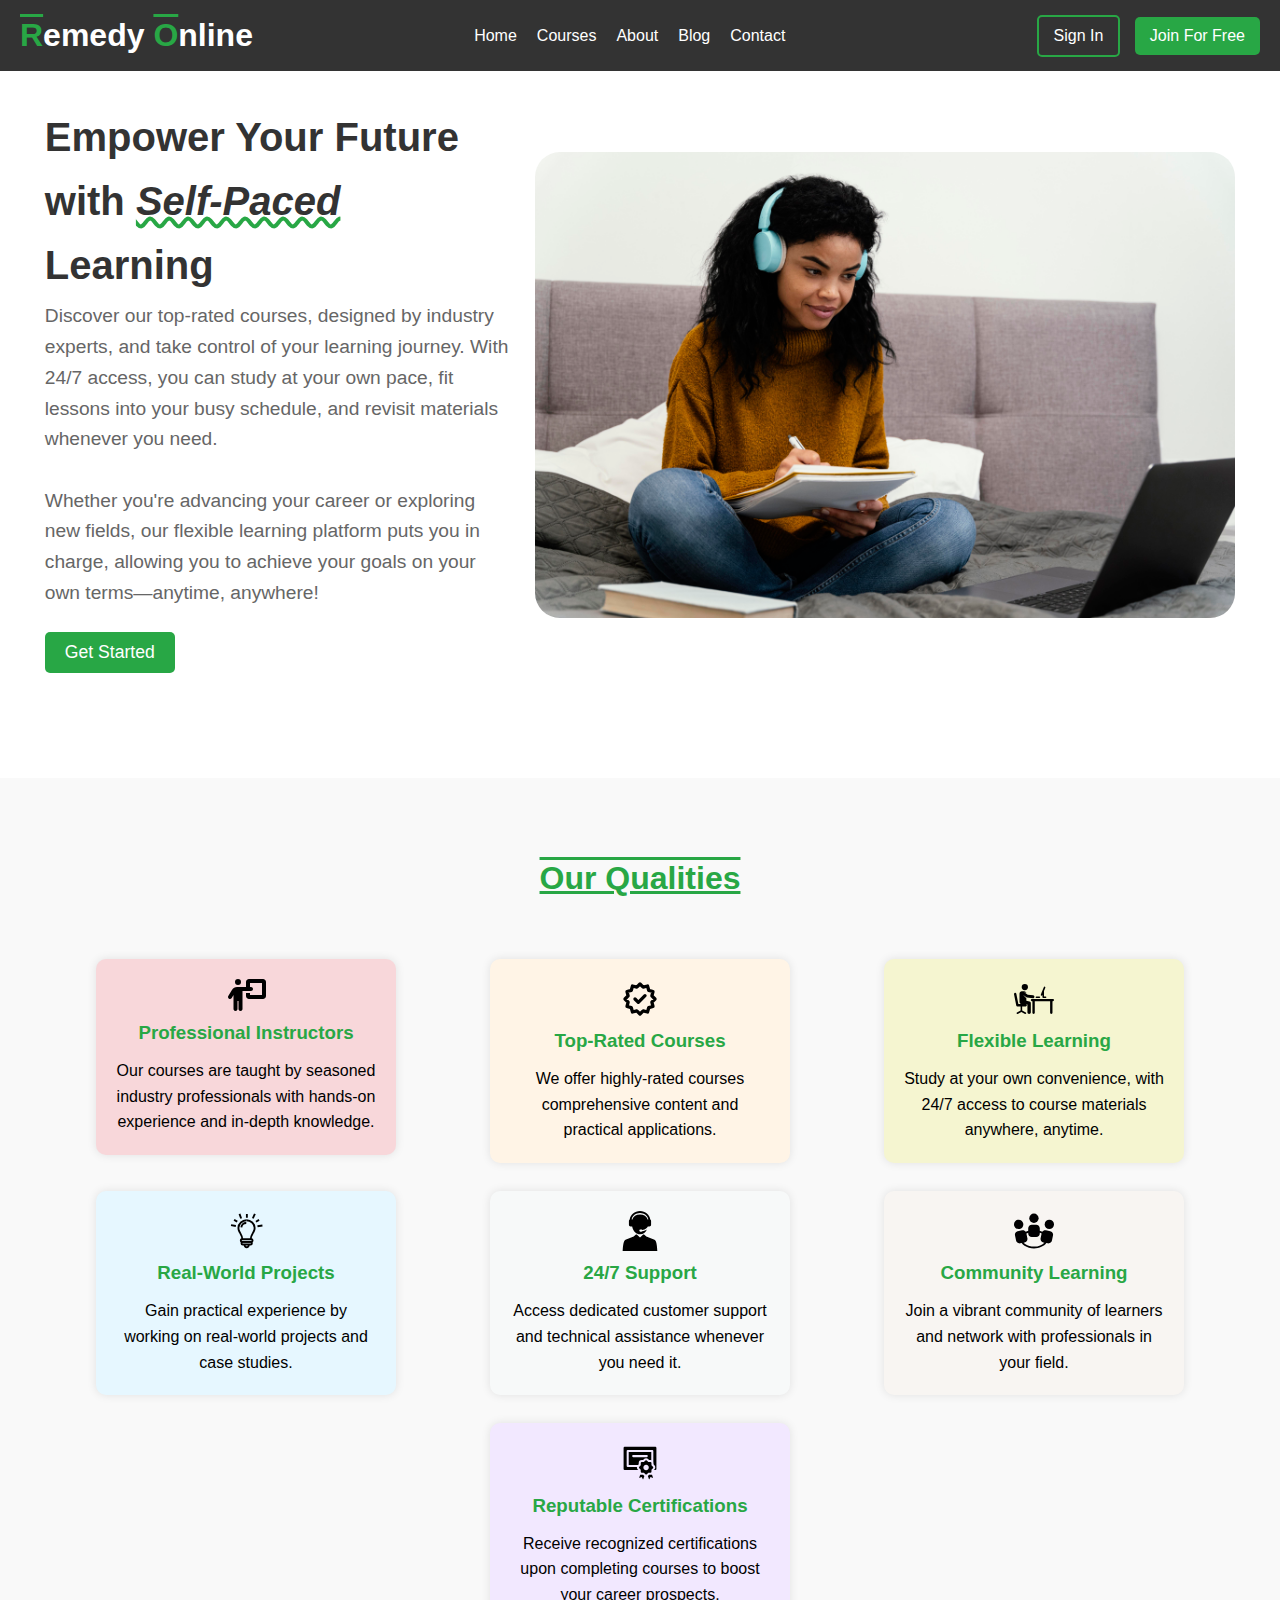
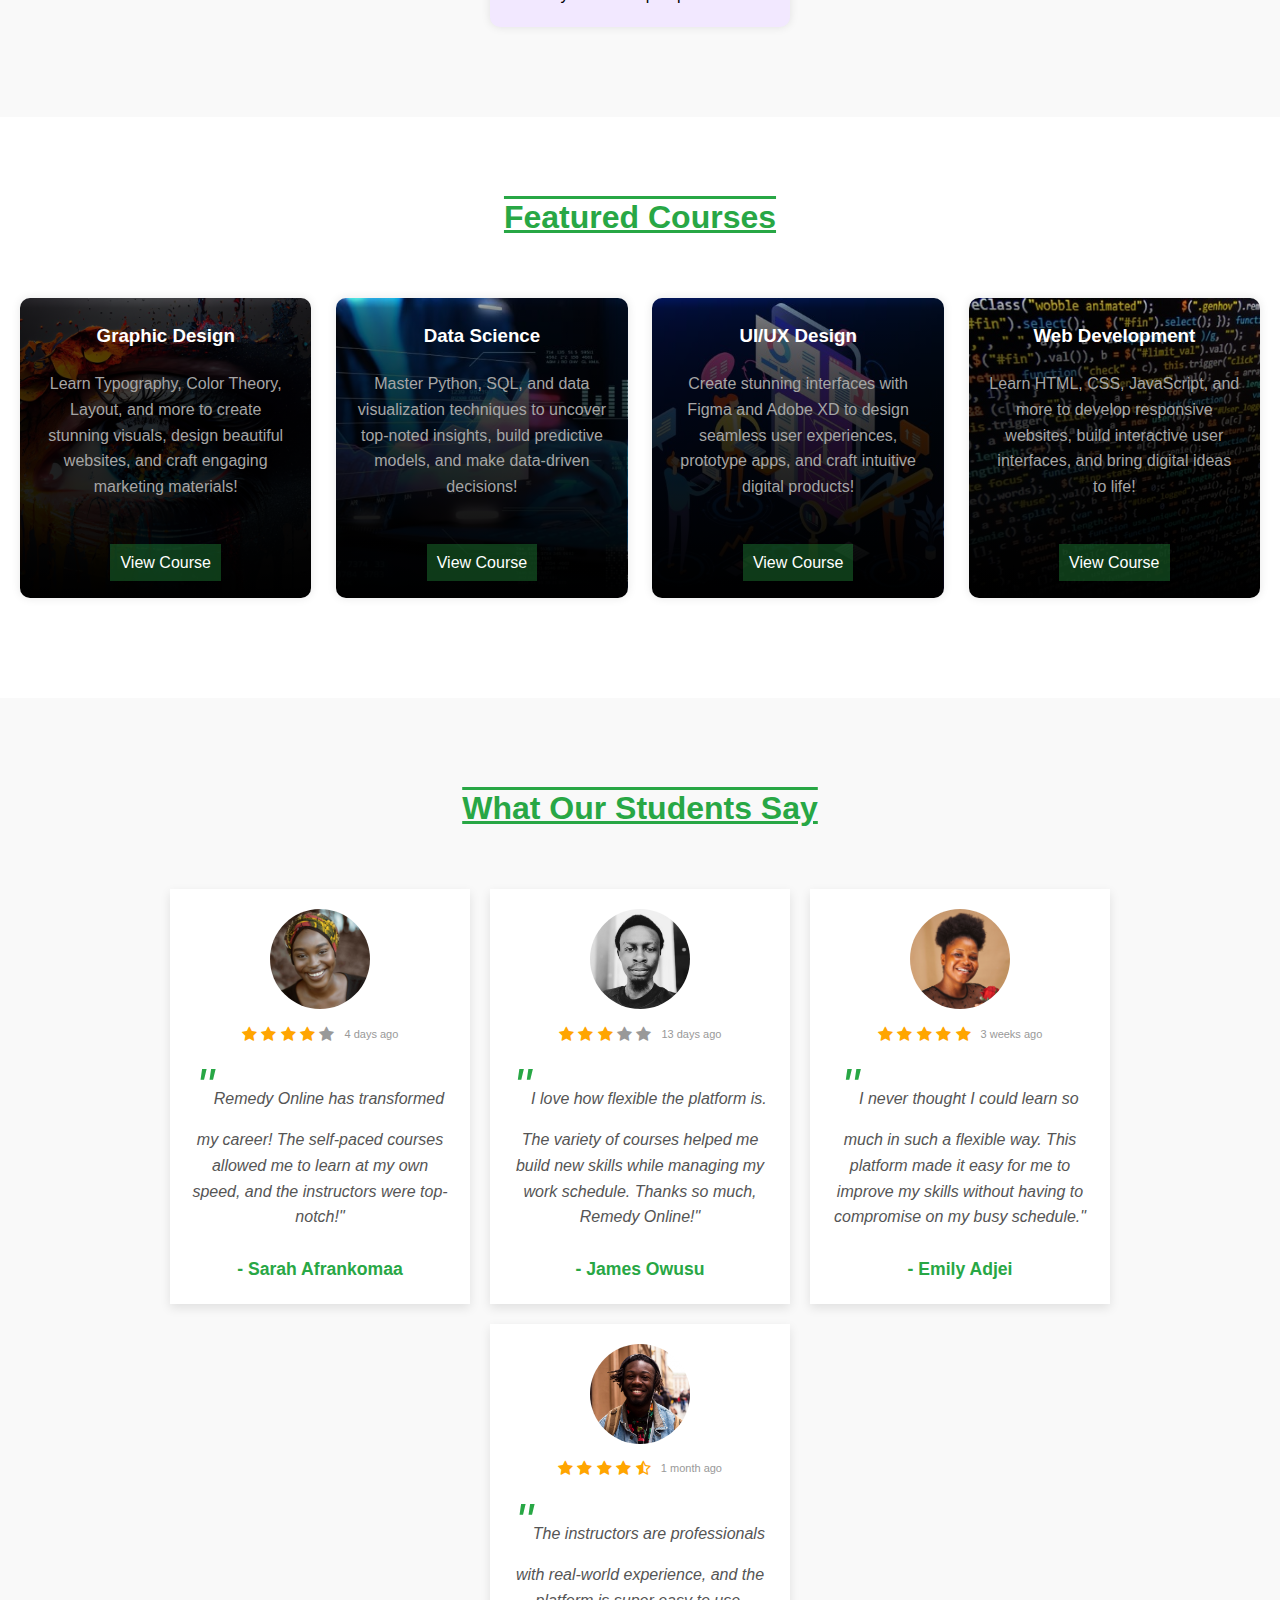
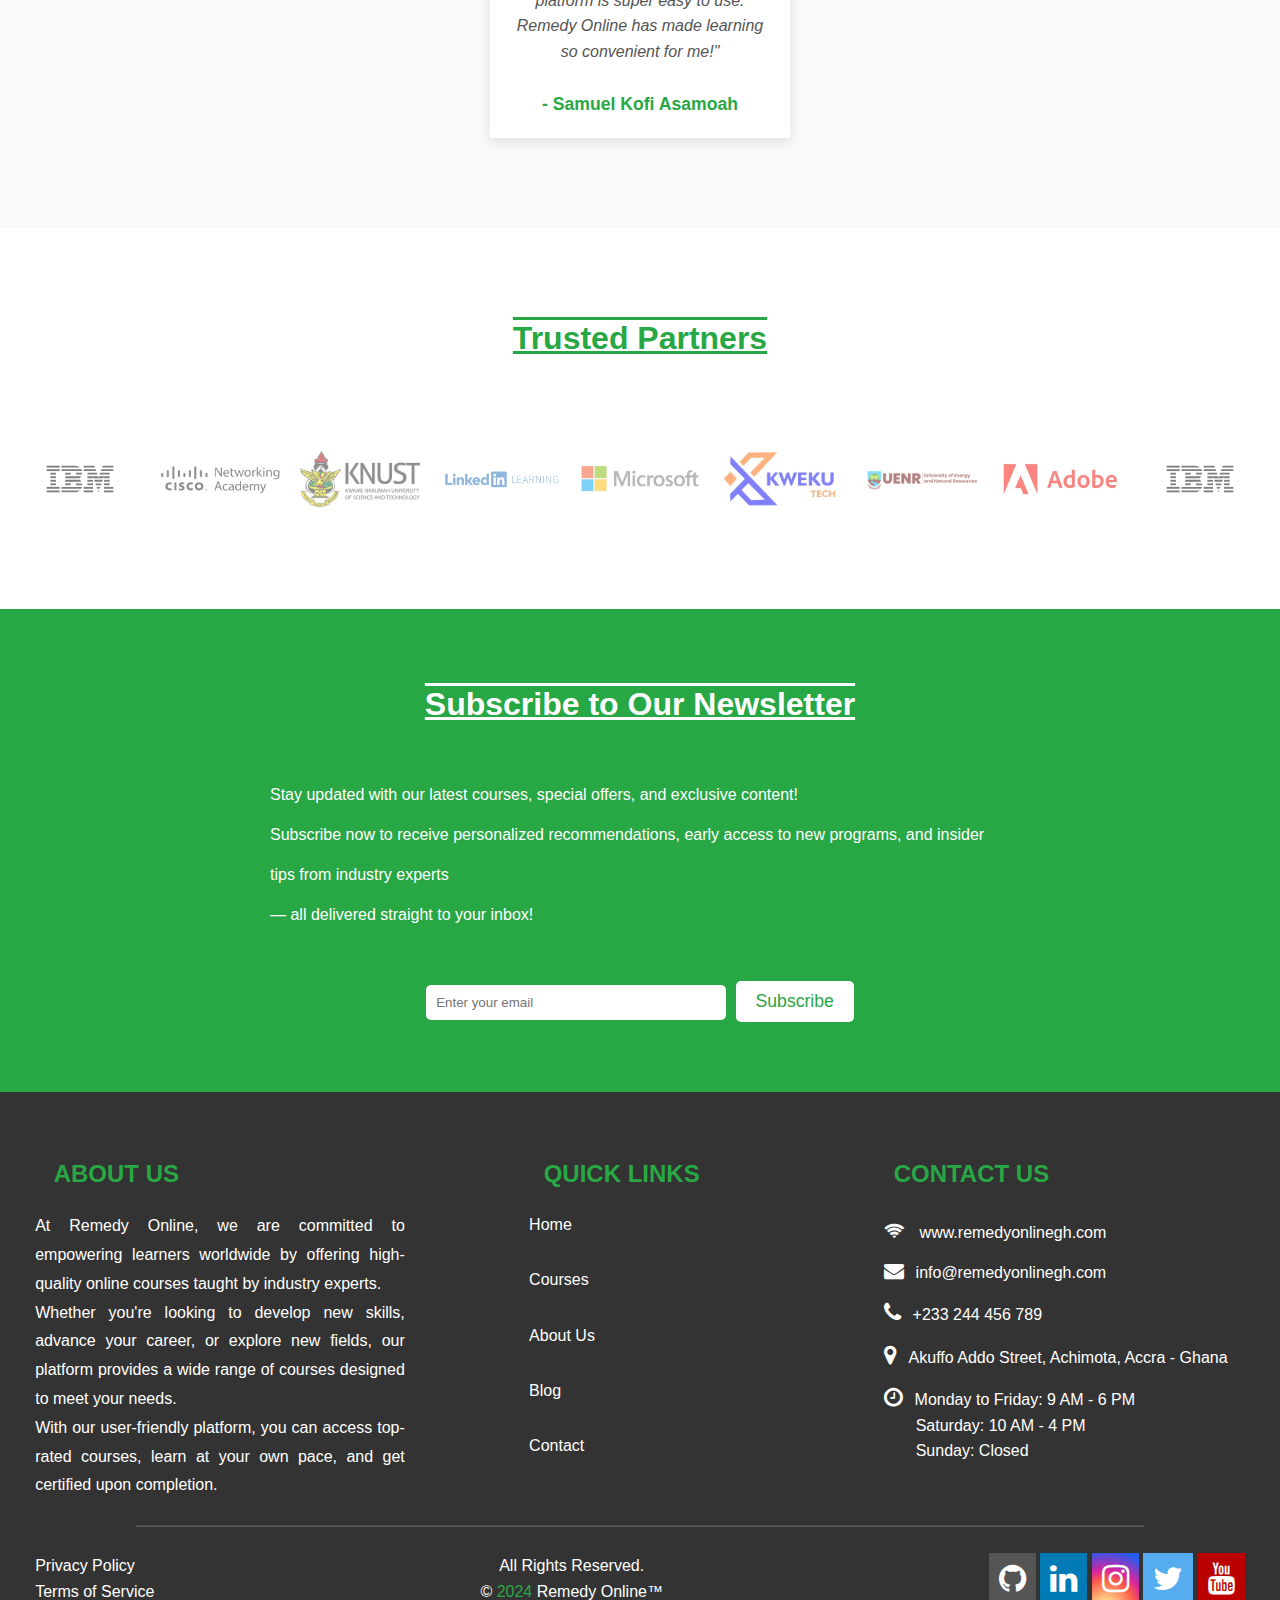
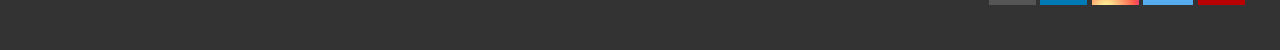
<file: index.html>
<!DOCTYPE html>
<html lang="en">

<head>
  <meta charset="UTF-8" />
  <meta
    name="viewport"
    content="width=device-width, initial-scale=1.0"
  />
  <title>remedyonlinegh.com</title>
  <link
    rel="stylesheet"
    href="styles.css"
  />
  <link
    rel="stylesheet"
    href="https://cdnjs.cloudflare.com/ajax/libs/font-awesome/4.7.0/css/font-awesome.min.css"
  />
  <!-- <script src="https://cdn.tailwindcss.com"></script> -->
</head>

<body>
  <!-- Navbar -->
  <nav>
    <h1>
      <span class="theme-color">R</span>emedy
      <span class="theme-color">O</span>nline
    </h1>
    <ul>
      <li><a href="#home">Home</a></li>
      <li><a href="#courses">Courses</a></li>
      <li><a href="#about">About</a></li>
      <li><a href="#blog">Blog</a></li>
      <li><a href="#contact">Contact</a></li>
    </ul>
    <div class="auth-buttons">
      <button class="btn1">Sign In</button>
      <a href="signup.html">
        <button class="btn2">Join For Free</button></a>
    </div>
  </nav>
  <!-- <header> -->
  <section
    class="hero"
    id="home"
  >
    <div class="hero-content">
      <div>
        <h2>Empower Your Future with <span class="heading-styling">Self-Paced</span> Learning</h2>
        <p>Discover our top-rated courses, designed by industry experts, and take control of your learning journey. With
          24/7 access, you can study at your own pace, fit lessons into your busy schedule, and revisit materials
          whenever you need. <br><br> Whether you're advancing your career or exploring new fields, our flexible
          learning platform puts you in charge, allowing you to achieve your goals on your own terms—anytime, anywhere!
        </p>
        <button class="cta-btn">Get Started</button>
      </div>
      <div>
        <img
          src="./images/bg-image.jpg"
          alt=""
          class="welcome-image"
        >
      </div>
    </div>
  </section>
  <!-- </header> -->
  <!-- Main -->
  <!-- Hero Section -->

  <section
    class="qualities"
    id="about"
  >
    <div>
      <h2 class="section-head">Our Qualities</h2>
      <div class="hero-cards">
        <div
          class="card"
          id="card1"
        >
          <img
            class="icon-size"
            src="icons/person-chalkboard-solid.svg"
            alt=""
          />
          <h3>Professional Instructors</h3>
          <p>Our courses are taught by seasoned industry professionals with hands-on experience and in-depth
            knowledge.</p>
        </div>
        <div
          class="card"
          id="card2"
        >
          <img
            class="icon-size"
            src="icons/certified-check.svg"
            alt=""
          />
          <h3>Top-Rated Courses</h3>
          <p>We offer highly-rated courses comprehensive content and practical
            applications.</p>
        </div>
        <div
          class="card"
          id="card3"
        >
          <img
            class="icon-size"
            src="icons/learning-student.svg"
            alt=""
          />
          <h3>Flexible Learning</h3>
          <p>Study at your own convenience, with 24/7 access to course materials anywhere,
            anytime.</p>
        </div>
        <div
          class="card"
          id="card4"
        >
          <img
            class="icon-size"
            src="icons/idea-icon.svg"
            alt=""
          />
          <h3>Real-World Projects</h3>
          <p>Gain practical experience by working on real-world projects and case studies.</p>
        </div>
        <div
          class="card"
          id="card5"
        >
          <img
            class="icon-size"
            src="icons/customer-service.svg"
            alt=""
          />
          <h3>24/7 Support</h3>
          <p>Access dedicated customer support and technical assistance whenever you need it.</p>
        </div>
        <div
          class="card"
          id="card6"
        >
          <img
            class="icon-size"
            src="icons/community.svg"
            alt=""
          />
          <h3>Community Learning</h3>
          <p>Join a vibrant community of learners and network with professionals in your field.</p>
        </div>
        <div
          class="card"
          id="card7"
        >
          <img
            class="icon-size"
            src="icons/certificate.svg"
            alt=""
          />
          <h3> Reputable Certifications</h3>
          <p>Receive recognized certifications upon completing courses to boost your career prospects.</p>
        </div>
      </div>
    </div>
  </section>
  <!-- Featured Courses -->
  <section
    class="featured-courses"
    id="courses"
  >
    <h2 class="section-head">Featured Courses</h2>
    <div class="courses">
      <div class="course1">
        <h3>Graphic Design</h3>
        <p>
          Learn Typography, Color Theory, Layout, and more to create stunning
          visuals, design beautiful websites, and craft engaging marketing
          materials!
        </p>
        <a
          href="#"
          class="view-course"
        >View Course</a>
      </div>
      <div class="course2">
        <h3>Data Science</h3>
        <p>
          Master Python, SQL, and data visualization techniques to uncover top-noted
          insights, build predictive models, and make data-driven decisions!
        </p>
        <a
          href="#"
          class="view-course"
        >View Course</a>
      </div>
      <div class="course3">
        <h3>UI/UX Design</h3>
        <p>
          Create stunning interfaces with Figma and Adobe XD to design
          seamless user experiences, prototype apps, and craft intuitive
          digital products!
        </p>
        <a
          href="#"
          class="view-course"
        >View Course</a>
      </div>
      <div class="course4">
        <h3>Web Development</h3>
        <p>
          Learn HTML, CSS, JavaScript, and more to develop responsive
          websites, build interactive user interfaces, and bring digital ideas
          to life!
        </p>
        <a
          href="#"
          class="view-course"
        >View Course</a>
      </div>

    </div>
  </section>
  <!-- Testimonial Section -->
  <section class="testimonials-section">
    <h2 class="section-head">What Our Students Say</h2>
    <div class="testimonials-container">
      <!-- Testimonial 1 -->
      <div class="testimonial">
        <img
          src="./images/student-lady.jpg"
          alt="Student 1"
        >
        <div class="rating-flex">
          <div>
            <span class="fa fa-star checked"></span>
            <span class="fa fa-star checked"></span>
            <span class="fa fa-star checked"></span>
            <span class="fa fa-star checked"></span>
            <span class="fa fa-star"></span>
          </div>
          <p class="rating-time">4 days ago</p>
        </div>
        <p class="review"><span class="quotes">"</span>Remedy Online has transformed my career! The self-paced courses
          allowed me to learn
          at my own
          speed, and the instructors were top-notch!"</p><br>
        <h4>- Sarah Afrankomaa</h4>
      </div>
      <!-- Testimonial 2 -->
      <div class="testimonial">
        <img
          src="./images/student-guy.jpg"
          alt="Student 2"
        >
        <div class="rating-flex">
          <div>
            <span class="fa fa-star checked"></span>
            <span class="fa fa-star checked"></span>
            <span class="fa fa-star checked"></span>
            <span class="fa fa-star"></span>
            <span class="fa fa-star"></span>
          </div>
          <p class="rating-time">13 days ago</p>
        </div>
        <p class="review"><span class="quotes">"</span>I love how flexible the platform is. The variety of courses
          helped me build new skills while
          managing my work schedule. Thanks so much, Remedy Online!"</p><br>
        <h4>- James Owusu</h4>
      </div>
      <!-- Testimonial 3 -->
      <div class="testimonial">
        <img
          src="./images/student-ladyy.jpg"
          alt="Student 3"
        >
        <div class="rating-flex">
          <div>
            <span class="fa fa-star checked"></span>
            <span class="fa fa-star checked"></span>
            <span class="fa fa-star checked"></span>
            <span class="fa fa-star checked"></span>
            <span class="fa fa-star checked"></span>
          </div>
          <p class="rating-time">3 weeks ago</p>
        </div>
        <p class="review"><span class="quotes">"</span>I never thought I could learn so much in such a flexible way.
          This platform made it easy for me to improve my skills without having to compromise on my busy schedule."</p>
        <br>
        <h4>- Emily Adjei</h4>
      </div>
      <!-- Testimonial 4 -->
      <div class="testimonial">
        <img
          src="./images/student-guyy.jpg"
          alt="Student 4"
        >
        <div class="rating-flex">
          <div>
            <span class="fa fa-star checked"></span>
            <span class="fa fa-star checked"></span>
            <span class="fa fa-star checked"></span>
            <span class="fa fa-star checked"></span>
            <span class="fa fa-star-half-full"></span>
          </div>
          <p class="rating-time">1 month ago</p>
        </div>
        <p class="review"><span class="quotes">"</span>The instructors are professionals with real-world experience, and
          the platform is super easy to use. Remedy Online has made learning so convenient for me!"</p><br>
        <h4>- Samuel Kofi Asamoah</h4>
      </div>
      <!-- <div class="testimonial">
        <img
          src="./images/student.jpg"
          alt="Student 5"
        >
        <p class="review"><span class="quotes">"</span>Remedy Online provides exactly what I need – affordable, high-quality courses that I can complete at my own pace. It’s helped me advance my career significantly."</p>
        <h4>- Emily K.</h4>
      </div> -->
    </div>
  </section>

  <!-- Testimonial Section 2 -->
  <!-- <section class="carousel-grid">
    <h2 class="section-head">What Our Students Say</h2>
    <input
      type="radio"
      name="position"
    >
    <input
      type="radio"
      name="position"
    >
    <input
      type="radio"
      name="position"
      checked
    >
    <input
      type="radio"
      name="position"
    >
    <input
      type="radio"
      name="position"
    >
    <main id="carousel">
      <div class="carousel-item">
        <img
          src="./images/student-lady.jpg"
          alt="Student 1"
          class="testimonial-image"
        >
        <p class="review"><span class="quotes">"</span>Remedy Online has transformed my career! The self-paced courses
          allowed me to learn
          at my own
          speed, and the instructors were top-notch!"</p>
        <h4>- Sarah M.</h4>
      </div>
      <div class="carousel-item">
        <img
          src="./images/student.jpg"
          alt="Student 1"
          class="testimonial-image"
        >
        <p class="review"><span class="quotes">"</span>Remedy Online has transformed my career! The self-paced courses
          allowed me to learn
          at my own
          speed, and the instructors were top-notch!"</p>
        <h4>- Sarah M.</h4>
      </div>
      <div class="carousel-item">
        <img
          src="./images/student-guyy.jpg"
          alt="Student 1"
          class="testimonial-image"
        >
        <p class="review"><span class="quotes">"</span>Remedy Online has transformed my career! The self-paced courses
          allowed me to learn
          at my own
          speed, and the instructors were top-notch!"</p>
        <h4>- Sarah M.</h4>
      </div>
      <div class="carousel-item">
        <img
          src="./images/student-guy.jpg"
          alt="Student 1"
          class="testimonial-image"
        >
        <p class="review"><span class="quotes">"</span>Remedy Online has transformed my career! The self-paced courses
          allowed me to learn
          at my own
          speed, and the instructors were top-notch!"</p>
        <h4>- Sarah M.</h4>
      </div>
      <div class="carousel-item">
        <img
          src="./images/student-ladyy.jpg"
          alt="Student 1"
          class="testimonial-image"
        >
        <p class="review"><span class="quotes">"</span>Remedy Online has transformed my career! The self-paced courses
          allowed me to learn
          at my own
          speed, and the instructors were top-notch!"</p>
        <h4>- Sarah M.</h4>
      </div>
    </main>
  </section> -->

  <!-- Partners Section -->
  <section class="trusted-partners">
    <h2 class="section-head">Trusted Partners</h2>
    <div class="marquee">
      <div class="track">
        <div class="
      partners-logos">
          <img
            src="./images/ibm-logo.svg"
            alt="ibm Logo"
            class="logo-prop"
          >
          <img
            src="./images/cisco.jpg"
            alt="cisco Logo"
            class="logo-prop"
          >
          <img
            src="./images/knust.png"
            alt="knust Logo"
            class="logo-prop"
          >
          <img
            src="./images/linkedin-learning.webp"
            alt="linkedin-learning Logo"
            class="logo-prop"
          >
          <img
            src="./images/microsoft.jpg"
            alt="microsoft Logo"
            class="logo-prop"
          >
          <img
            src="./images/kweku-tech2.jpg"
            alt="kweku-tech Logo"
            class="logo-prop"
          >
          <img
            src="./images/UENR-logo.png"
            alt="uenr Logo"
            class="logo-prop"
          >
          <img
            src="./images/adobe2.jpg"
            alt="adobe Logo"
            class="logo-prop"
          >
          <!-- Second phase... -->
          <img
            src="./images/ibm-logo.svg"
            alt="ibm Logo"
            class="logo-prop"
          >
          <img
            src="./images/cisco.jpg"
            alt="cisco Logo"
            class="logo-prop"
          >
          <img
            src="./images/knust.png"
            alt="knust Logo"
            class="logo-prop"
          >
          <img
            src="./images/linkedin-learning.webp"
            alt="linkedin-learning Logo"
            class="logo-prop"
          >
          <img
            src="./images/microsoft.jpg"
            alt="microsoft Logo"
            class="logo-prop"
          >
          <img
            src="./images/kweku-tech2.jpg"
            alt="kweku-tech Logo"
            class="logo-prop"
          >
          <img
            src="./images/UENR-logo.png"
            alt="uenr Logo"
            class="logo-prop"
          >
          <img
            src="./images/adobe2.jpg"
            alt="adobe Logo"
            class="logo-prop"
          >
        </div>
      </div>
    </div>
  </section>
  <!-- Subscription Section -->
  <section
    class="subscription"
    id="blog"
  >
    <h2 style="text-decoration: overline underline; padding-bottom: 2%;">Subscribe to Our Newsletter</h2>
    <p style="margin-bottom: 30px; padding-left: 250px; padding-right: 250px; text-align: left; line-height: 40px;">
      Stay
      updated with our
      latest courses, special offers, and exclusive content! <br>Subscribe now to receive personalized recommendations,
      early access to new programs, and insider tips from industry experts <br> — all delivered straight to your inbox!
    </p>
    <input
      type="email"
      placeholder="Enter your email"
    />
    <button class="btn">Subscribe</button>
  </section>
  <!-- Footer -->
  <footer>
    <div
      class="footer-sections"
      id="contact"
    >
      <div class="footer-section">
        <h2 class="footer-head">ABOUT US</h2>
        <p style="text-align: justify; line-height:180%;">
          At Remedy Online, we are committed to empowering learners worldwide
          by offering high-quality online courses taught by industry experts.
          <br />Whether you're looking to develop new skills, advance your
          career, or explore new fields, our platform provides a wide range of
          courses designed to meet your needs. <br />
          With our user-friendly platform, you can access top-rated courses,
          learn at your own pace, and get certified upon completion.
          <!-- <br />Join thousands of learners who trust EduCourses for their
            personal and professional development. Start your journey with us
            today and unlock your potential! -->
        </p>
      </div>
      <div class="footer-section">
        <h2
          class="footer-head"
          id="quick-links"
        >QUICK LINKS</h2>
        <ul class="links">
          <li><a href="#home">Home</a></li>
          <li><a href="#courses">Courses</a></li>
          <li><a href="#about">About Us</a></li>
          <li><a href="#blog">Blog</a></li>
          <li><a href="#contact">Contact</a></li>
        </ul>
      </div>
      <div class="footer-section">
        <h2 class="footer-head">CONTACT US</h2>
        <ul class="contact-details">
          <p>
            <span><i
                id="social-icons"
                class="fa fa-wifi"
                style="font-size: 18px; padding-right: 15px"
              ></i></span>www.remedyonlinegh.com
          </p>
          <p>
            <span><i
                id="social-icons"
                class="fa fa-envelope"
                style="font-size: 20px; padding-right: 12px"
              ></i></span>info@remedyonlinegh.com
          </p>
          <p>
            <span><i
                id="social-icons"
                class="fa fa-phone"
                style="font-size: 22px; padding-right: 12px"
              ></i></span>+233 244 456 789
          </p>
          <p>
            <span><i
                id="social-icons"
                class="fa fa-map-marker"
                style="font-size: 22px; padding-right: 12px"
              ></i></span>Akuffo Addo Street, Achimota, Accra - Ghana
          </p>
          <p>
            <span><i
                id="social-icons"
                class="fa fa-clock-o"
                style="font-size: 22px; padding-right: 12px"
              ></i></span>Monday to Friday: 9 AM - 6 PM <br>
            <i
              id="social-icons"
              class="fa fa-time"
              style="font-size: 20px"
            ></i></span>&nbsp;&nbsp;&nbsp;&nbsp;&nbsp;&nbsp;&nbsp;Saturday: 10 AM - 4 PM <br>
            <i
              id="social-icons"
              class="fa fa-time"
              style="font-size: 20px"
            ></i></span>&nbsp;&nbsp;&nbsp;&nbsp;&nbsp;&nbsp;&nbsp;Sunday: Closed
          </p>
        </ul>
      </div>
    </div>
    <center>
      <hr class="ruler" />
    </center>

    <div class="copyRight-social">
      <div>
        <p style="text-align: left;"><a
            href="#"
            class="privacyy"
          >Privacy Policy</a><br><a
            class="privacyy"
            href="#"
          >Terms of Service</a></p>
      </div>
      <div>
        <p>All Rights Reserved.</p>
        <p>&copy; <span style="color: #28a745;">2024</span> Remedy Online&trade;</p>
        <p></p>
      </div>
      <div>
        <a
          href="#"
          class="fa fa-github fa-2x"
          id="youtube"
        ></a>
        <a
          href="#"
          class="fa fa-linkedin fa-2x"
        ></a>
        <a
          href="#"
          class="fa fa-instagram fa-2x"
        ></a>
        <a
          href="#"
          class="fa fa-twitter fa-2x"
        ></a>
        <a
          href="#"
          class="fa fa-youtube fa-2x"
        ></a>
      </div>
    </div>
  </footer>
</body>

</html>
</file>
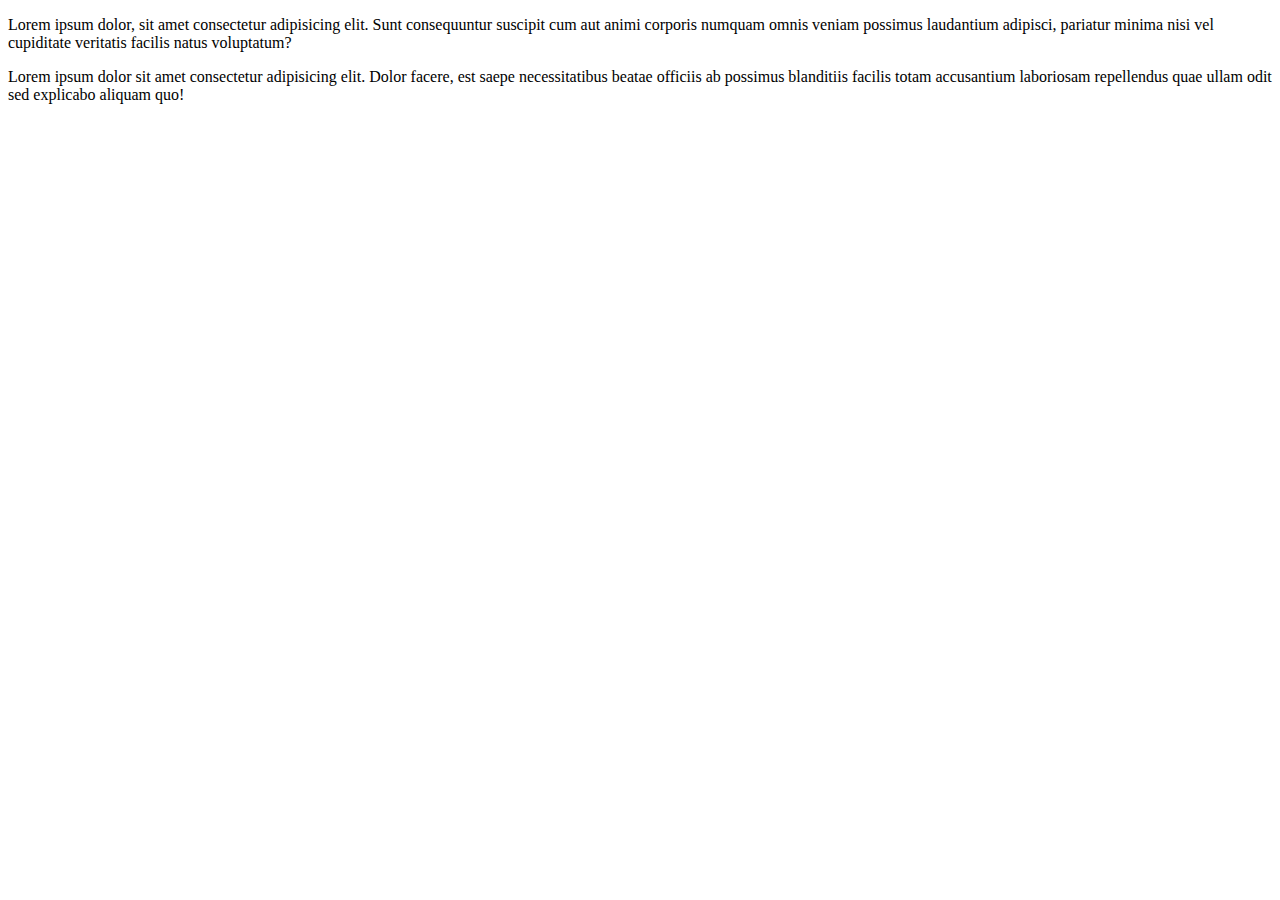
<file: courses.html>
<!DOCTYPE html>
<html lang="en">
<head>
    <meta charset="UTF-8">
    <meta name="viewport" content="width=device-width, initial-scale=1.0">
    <title>RemedyOnline - Courses</title>
</head>
<body>
    <p>Lorem ipsum dolor, sit amet consectetur adipisicing elit. Sunt consequuntur suscipit cum aut animi corporis numquam omnis veniam possimus laudantium adipisci, pariatur minima nisi vel cupiditate veritatis facilis natus voluptatum?</p>
    <p>Lorem ipsum dolor sit amet consectetur adipisicing elit. Dolor facere, est saepe necessitatibus beatae officiis ab possimus blanditiis facilis totam accusantium laboriosam repellendus quae ullam odit sed explicabo aliquam quo!</p>
</body>
</html>
</file>
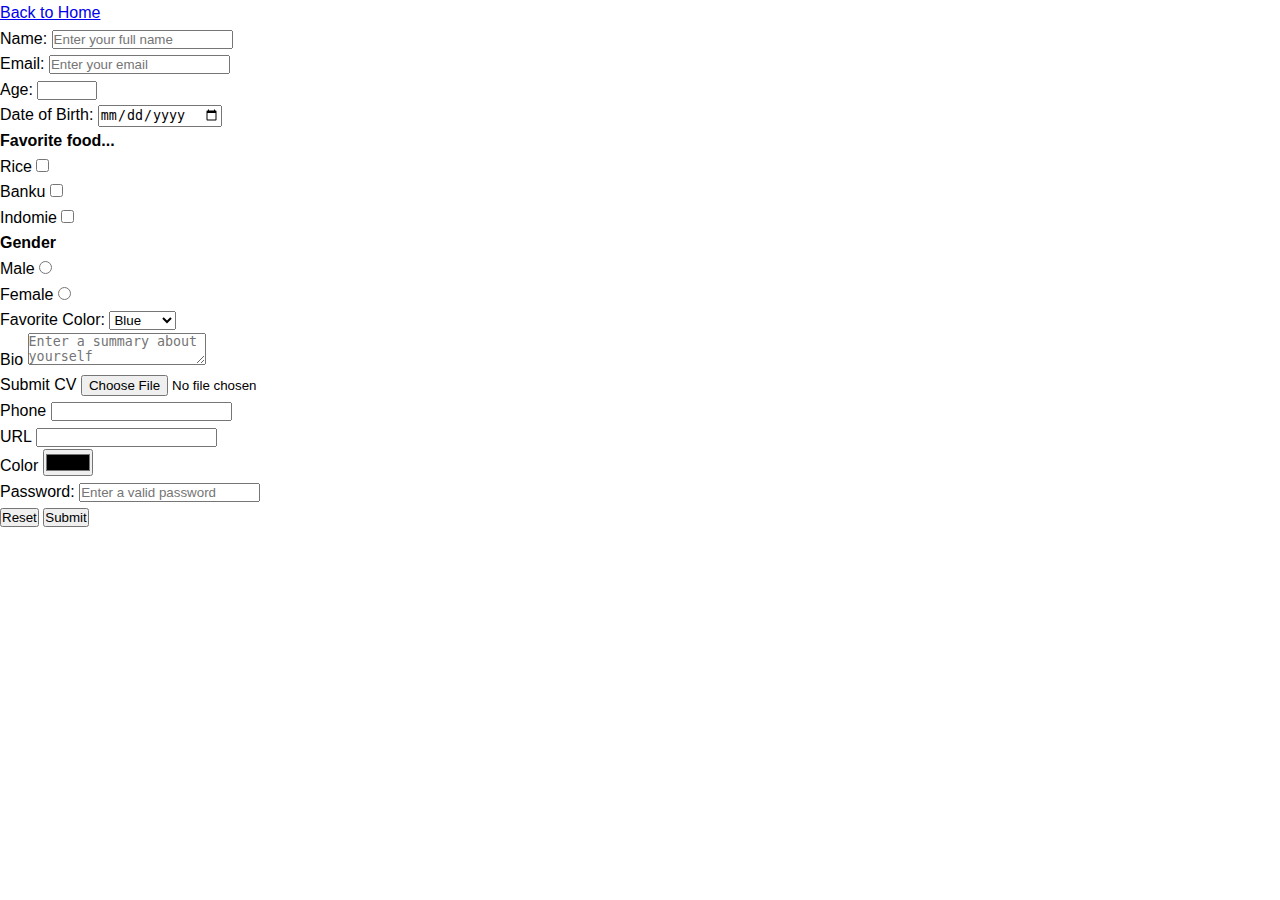
<file: signup.html>
<!DOCTYPE html>
<html lang="en">

<head>
   <meta charset="UTF-8">
   <meta
      name="viewport"
      content="width=device-width, initial-scale=1.0"
   >
   <title>Sign Up page - Remedy Online</title>
   <link
      rel="stylesheet"
      href="styles.css"
   />
   <link
      rel="stylesheet"
      href="https://cdnjs.cloudflare.com/ajax/libs/font-awesome/4.7.0/css/font-awesome.min.css"
   />
   <!-- <script src="https://cdn.tailwindcss.com"></script> -->
</head>

<body>
   <div class="signup"></div>
   <a href="/">Back to Home</a>
   <form
      action="results.html"
      method="get"
      enctype="multipart/form-data"
   >
      <div>
         <label for="name">Name:</label>
         <input
            type="text"
            name="name"
            id="name"
            placeholder="Enter your full name"
            required
         >
      </div>
      <div>
         <label for="email">Email:</label>
         <input
            type="email"
            name="email"
            id="email"
            placeholder="Enter your email"
            required
         >
      </div>
      <div>
         <label for="age">Age:</label>
         <input
            type="number"
            name="age"
            id="age"
            min="6"
            max="100"
            step="2"
         >
      </div>
      <div>
         <label for="date">Date of Birth:</label>
         <input
            type="date"
            name="date"
            id="Date"
            min="2016-10-25"
         >
      </div>
      <div>
         <h4>Favorite food...</h4>
         <div>
            <label for="rice">Rice</label>
            <input
               type="checkbox"
               name="rice"
               id="rice"
            >
         </div>
         <div>
            <label for="Banku">Banku</label>
            <input
               type="checkbox"
               name="Banku"
               id="Banku"
            >
         </div>
         <div>
            <label for="Indomie">Indomie</label>
            <input
               type="checkbox"
               name="Indomie"
               id="Indomie"
            >
         </div>
      </div>
      <div>
         <h4>Gender</h4>
         <label for="male">Male</label>
         <input
            type="radio"
            name="gender"
            id="male"
            value="male"
         >
      </div>
      <div>
         <label for="female">Female</label>
         <input
            type="radio"
            name="gender"
            id="female"
            value="female"
         >
      </div>
      <div>
         <label for="fav-color">Favorite Color:</label>
         <select
            name="fav-color"
            id="fav-color"
         >
            <option value="Blue">Blue</option>
            <option
               label="Red"
               value="Red"
            ></option>
            <option value="Orange">Orange</option>
            <option
               label="Green"
               value="Green"
            ></option>
         </select>
      </div>
      <div>
         <label for="bio">Bio</label>
         <textarea
            name="bio"
            id="bio"
            placeholder="Enter a summary about yourself"
         ></textarea>
      </div>
      <input
         type="hidden"
         name="hidden"
         value="Hi charleyy"
      >
      <div>
         <label for="file">Submit CV</label>
         <input
            type="file"
            name="file"
            id="file"
         >
      </div>
      <div>
         <label for="phone">Phone</label>
         <input
            type="tel"
            name="phone"
            id="phone"
         >
      </div>
      <div>
         <label for="url">URL</label>
         <input
            type="url"
            name="url"
            id="url"
         >
      </div>
      <div>
         <label for="color">Color</label>
         <input
            type="color"
            name="color"
            id="color"
         >
      </div>
      <div>
         <label for="password">Password:</label>
         <input
            type="password"
            name="Password"
            id="password"
            placeholder="Enter a valid password"
            required
         >
      </div>
      <button type="reset">Reset</button>
      <button type="submit">Submit</button>
   </form>
</body>

</html>
</file>
<file: styles.css>
* {
  margin: 0;
  padding: 0;
  box-sizing: border-box;
}

body {
  font-family: Arial, sans-serif;
  line-height: 1.6;
  /* background-image: url("./images/bg-image.jpg"); */
}

nav {
  display: flex;
  justify-content: space-between;
  align-items: center;
  position: fixed;
  color: #fff;
  padding: 10px 20px;
  width: 100%;
  background-color: #333;
}

header {
  background-image: url(./images/bg-image.jpg);
  background-size: cover;
  background-position: center;
  background-repeat: no-repeat;
  position: relative;
  height: 100vh;
}

.theme-color {
  color: #28a745;
  text-decoration: overline;
}

nav ul {
  display: flex;
  list-style: none;
}

nav ul li {
  margin-right: 20px;
}

nav ul li a {
  color: #fff;
  text-decoration: none;
}

/* nav ul li a::after {
    color: #28a745;
    font-weight: bold;
    position: absolute;
    left: 0;
    bottom: 0;
    width: 0;
    ba
    text-decoration: underline;
  } */

nav ul li a:hover {
  color: #28a745;
  font-weight: bold;
  position: relative;
  text-decoration: underline;
}

/*.auth-buttons .btn {
    background-color: #007BFF;
    color: white;
    border: none;
    padding: 10px 15px;
    cursor: pointer;
    border-radius: 5px;
    margin-left: 10px;
}
*/
.auth-buttons .btn1 {
  background-color: transparent;
  color: white;
  border: 2px;
  padding: 10px 15px;
  cursor: pointer;
  border-radius: 5px;
  margin-left: 10px;
  font-size: 16px;
  border-style: solid;
  border-color: #28a745;
}

.auth-buttons .btn1:hover {
  background-color: #1b682d;
  text-decoration: underline;
}

.auth-buttons .btn2 {
  background-color: #28a745;
  color: white;
  border: none;
  padding: 10px 15px;
  cursor: pointer;
  border-radius: 5px;
  margin-left: 10px;
  font-size: 16px;
}

.auth-buttons .btn2:hover {
  text-decoration: underline;
  color: white;
  cursor: pointer;
}

.main-hero {
  margin-top: 50px;
}

.hero {
  /* background: #bfc216; */
  /* background-image:url(./images/bg-image.jpg); */
  /* background-image:; */
  /* margin-top: 50px; */
  padding: 50px 20px;
  text-align: left;
}

.hero-content {
  margin-top: 30px;
  margin-bottom: 30px;
  padding: 2%;
  justify-content: space-between;
  align-items: center;
  display: flex;
  gap: 2%;
}

.welcome-image {
  width: 700px;
  border-radius: 25px;
}

.hero h2 {
  font-size: 2.5rem;
  color: #333;
}

.heading-styling {
  text-decoration: underline #28a745;
  text-decoration-style: wavy;
  font-style: italic;
  /* color: #28a745; */
}

.hero p {
  font-size: 1.2rem;
  color: #666;
  margin-top: 1%;
}

.cta-btn {
  background-color: #28a745;
  color: white;
  border: none;
  padding: 10px 20px;
  cursor: pointer;
  border-radius: 5px;
  font-size: 1.1rem;
  margin-top: 5%;
}

.cta-btn:hover {
  background-color: transparent;
  color: #28a745;
  outline: auto;
}

.hero-cards {
  display: flex;
  justify-content: space-evenly;
  flex-wrap: wrap;
  padding-left: 10px;
  padding-right: 10px;
  margin-bottom: 40px;
  gap: 28px;
}

.card {
  /* background-color: rgb(180, 49, 49); */
  padding: 20px;
  width: 300px;
  height: 100%;
  /* min-height: 210px; */
  border-radius: 10px;
  box-shadow: 0 0 10px rgba(0, 0, 0, 0.1);
  text-align: center;
}

.card:hover {
  /* background-size: auto; */
  box-shadow: 0 0 10px rgba(0, 0, 0, 25%);
  transform: scale(1.1);
}

.card p {
  color: black;
}

.card img {
  width: 40px;
}

#card1 {
  background-color: #f8d7da;
}
/* #d8a817 */

#card2 {
  background-color: #fff4e6;
}

/* #a72870 */

#card3 {
  background-color: #f5f5d0;
}

#card4 {
  background-color: #e6f7ff;
}

#card5 {
  background-color: #f7f9f9;
}

#card6 {
  background-color: #f8f5f2;
}

#card7 {
  background-color: #f2e8ff;
}

.qualities {
  padding: 50px 20px;
  background-color: #f9f9f9;
}
.section-head {
  text-align: center;
  font-size: 2rem;
  margin-bottom: 30px;
  color: #28a745;
  padding: 2%;
  text-decoration: overline underline;
}

.icon-size {
  width: 50px;
}

.card h3 {
  color: #28a745;
  margin-bottom: 10px;
}

.featured-courses {
  padding: 50px 20px;
  /* background-color: #f4f4f4; */
  text-align: center;
  /* display: flex; */
}

.featured-courses h2 {
  font-size: 2rem;
  margin-bottom: 30px;
}

.courses {
  display: flex;
  gap: 2%;
  /* margin-left: 2%;
  margin-right: 2%; */
  justify-content: space-around;
  margin-bottom: 50px;
}

/* featured courses 1*/
.course1 {
  background-color: white;
  background-image: linear-gradient(rgba(0, 0, 0, 0.1), 10%, black),
    url(images/graphic-design.jpg);
  background-size: cover;
  background-position: center;
  background-repeat: no-repeat;
  padding: 20px;
  width: 30%;
  height: 300px;
  align-content: center;
  border-radius: 10px;
  box-shadow: 0 0 10px rgba(0, 0, 0, 0.1);
}

.course1 h3 {
  color: #ffffff;
  margin-bottom: 20px;
}

.course1 p {
  color: #a5a5a5;
  margin-bottom: 20%;
}

/* featured courses 2 */
.course2 {
  background-color: white;
  background-image: linear-gradient(rgba(0, 0, 0, 0.1), 10%, black),
    url(images/dataScience.jpg);
  background-size: cover;
  background-position: center;
  background-repeat: no-repeat;
  padding: 20px;
  width: 30%;
  height: 300px;
  align-content: center;
  border-radius: 10px;
  box-shadow: 0 0 10px rgba(0, 0, 0, 0.1);
}

.course2 h3 {
  color: #ffffff;
  margin-bottom: 20px;
}

.course2 p {
  color: #a5a5a5;
  margin-bottom: 20%;
}
/* featured courses 3 */
.course3 {
  background-color: white;
  background-image: linear-gradient(rgba(0, 0, 0, 0.1), 10%, black),
    url(images/UiUx-image.jpg);
  background-size: cover;
  background-position: center;
  background-repeat: no-repeat;
  padding: 20px;
  width: 30%;
  height: 300px;
  align-content: center;
  border-radius: 10px;
  box-shadow: 0 0 10px rgba(0, 0, 0, 0.1);
}

.course3 h3 {
  color: #ffffff;
  margin-bottom: 20px;
}

.course3 p {
  color: #a5a5a5;
  margin-bottom: 20%;
}

/* featured courses 4 */
.course4 {
  background-color: white;
  background-image: linear-gradient(rgba(0, 0, 0, 0.1), 10%, black),
    url(images/html-image.jpg);
  background-size: cover;
  background-position: center;
  background-repeat: no-repeat;
  padding: 20px;
  width: 30%;
  height: 300px;
  align-content: center;
  border-radius: 10px;
  box-shadow: 0 0 10px rgba(0, 0, 0, 0.1);
}

.course1:hover,
.course2:hover,
.course3:hover,
.course4:hover {
  /* background-size: auto; */
  box-shadow: 0 0 10px rgba(0, 0, 0, 50%);
  transform: scale(1.01);
}

.course4 h3 {
  color: #ffffff;
  margin-bottom: 20px;
}

.course4 p {
  color: #a5a5a5;
  margin-bottom: 20%;
}

.view-course {
  text-decoration: none;
  color: white;
  margin-top: 100px;
  padding: 10px;
  background-color: #28a74659;
}

.view-course:hover {
  text-decoration: underline #28a745;
  /* font-weight: bold; */
  background-color: #28a746b0;
}

/* end of featured courses */

/* .testimonials-section h2 {
  font-size: 2.2rem;
  margin-bottom: 40px;
  color: #333;
} */

.testimonials-container {
  display: flex;
  justify-content: center;
  align-items: center;
  gap: 20px;
  flex-wrap: wrap;
  margin-bottom: 30px;
}

.testimonial {
  background-color: white;
  padding: 20px;
  /* border-radius: 10px; */
  box-shadow: 0 4px 10px rgba(0, 0, 0, 0.1);
  max-width: 300px;
  height: 100%;
  text-align: center;
}

.testimonial img {
  width: 100px;
  height: 100px;
  border-radius: 50%;
  /* margin-bottom: 15px; */
}

.rating-flex {
  display: flex;
  justify-content: center;
  gap: 10px;
  margin-top: 2%;
}

.fa-star {
  color: #999;
}

.checked,
.fa-star-half-full {
  color: orange;
  font-size: 200px;
}

.rating-time {
  font-size: 11px;
  text-align: center;
  align-content: center;
  color: #999;
}

.testimonial .review {
  font-size: 1rem;
  color: #555;
  font-style: italic;
}

.testimonial h4 {
  font-size: 1.1rem;
  color: #28a745;
}

.trusted-partners {
  padding: 60px 20px;
  background-color: white;
  text-align: center;
  margin-bottom: -70px;
}

.quotes {
  font-size: 50px;
  color: #28a745;
}

/* main testimonial section */
.testimonials-section {
  padding: 60px 20px;
  background-color: #f9f9f9;
  text-align: center;
}

/* carousel testimonial section */
/* 
.carousel-grid {
  height: 600px;
  display: grid;
  grid-template-rows: 500px 100px;
  grid-template-columns: 1fr 30px 30px 30px 30px 30px 1fr;
  align-items: center;
  font-family: "Poppins", sans-serif;
}

main #carousel {
  grid-row: 1/2;
  grid-column: 1/8;
  width: 100vw;
  height: 300px;
  display: flex;
  align-items: center;
  overflow: hidden;
  transform-style: preserve-3d;
  perspective: 600px;
  --items: 5;
  --middle: 3;
  --position: 1;
  pointer-events: none;
}

.carousel-item {
  text-align: center;
  padding: 20px;
  border: 3px solid #28a745;
  border-radius: 20px;
  position: absolute;
  width: 300px;
  height: 400px;
  background-color: white;
  --r: calc(var(--position) - var(--offset));
  --abs: max(calc(var(--r) * -1), var(--r));
  transition: all 0.25s linear;
  transform: rotateY(calc(-10deg * var(--r))) translate(calc(-300px * var(--r)))
    translateX(calc(-300px * var(--r)));
  z-index: calc((var(--position) - var(--abs)));
}

.carousel-item:nth-of-type(1) {
  --offset: 1;
}

.carousel-item:nth-of-type(2) {
  --offset: 2;
}

.carousel-item:nth-of-type(3) {
  --offset: 3;
}

.carousel-item:nth-of-type(4) {
  --offset: 4;
}

.carousel-item:nth-of-type(5) {
  --offset: 5;
}

input:nth-of-type(1) {
  grid-column: 2/3;
  grid-row: 2/3;
}

input:nth-last-of-type(1):checked ~ main #carousel {
  --position: 1;
}

input:nth-of-type(2) {
  grid-column: 3/4;
  grid-row: 2/3;
}

input:nth-last-of-type(2):checked ~ main #carousel {
  --position: 2;
}

input:nth-of-type(3) {
  grid-column: 4/5;
  grid-row: 2/3;
}

input:nth-last-of-type(3):checked ~ main #carousel {
  --position: 3;
}

input:nth-of-type(4) {
  grid-column: 5/6;
  grid-row: 2/3;
}

input:nth-last-of-type(4):checked ~ main #carousel {
  --position: 4;
}

input:nth-of-type(5) {
  grid-column: 6/7;
  grid-row: 2/3;
}

input:nth-last-of-type(5):checked ~ main #carousel {
  --position: 5;
} */

.partners-logos {
  display: flex;
  justify-content: space-around;
  align-items: center;
  /* flex-wrap: wrap; */
  gap: 20px;
}

.partners-logos img {
  width: 120px;
  height: auto;
  transition: transform 0.3s ease-in-out;
  opacity: 0.5;
}

.partners-logos img:hover {
  transform: scale(2);
  opacity: 1;
}

.logo-prop {
  width: 150px;
}

.marquee {
  position: relative;
  width: 100vw;
  max-width: 100%;
  height: 200px;
  overflow-x: hidden;
}

.track {
  position: absolute;
  white-space: nowrap;
  will-change: transform;
  animation: marquee 40s linear infinite;
}

@keyframes marquee {
  from {
    transform: translateX(0);
  }
  to {
    transform: translateX(-50%);
  }
}

.subscription {
  padding: 70px 20px;
  text-align: center;
  background-color: #28a745;
  color: white;
}

.subscription h2 {
  font-size: 2rem;
  margin-bottom: 20px;
}

.subscription input[type="email"] {
  padding: 10px;
  width: 300px;
  border-radius: 5px;
  border: none;
  margin-right: 5px;
  margin-top: 20px;
}

.subscription .btn {
  background-color: #fff;
  color: #28a745;
  border: none;
  padding: 10px 20px;
  cursor: pointer;
  border-radius: 5px;
  font-size: 1.1rem;
}

.subscription .btn:hover {
  background-color: #28a745;
  color: #fff;
  outline: solid;
}

footer {
  background-color: #333;
  color: white;
  text-align: center;
  padding: 20px 10px;
}

footer ul {
  list-style: none;
}

footer ul li {
  display: inline;
  margin: 0 10px;
}

footer ul li a {
  color: #fff;
  text-decoration: none;
}

.links li {
  display: block;
  color: #28a745;
  text-align: left;
  padding-bottom: 8%;
  margin-left: 20%;
  text-decoration: none;
}

.links li:hover {
  text-decoration: underline;
}

.footer-sections {
  display: flex;
  justify-content: space-between;
}

.footer-section {
  width: 40%;
  padding: 2%;
}

.contact-details {
  display: list-item;
  text-align: left;
  /* padding: 20%; */
}

.footer-head {
  color: #28a745;
  padding: auto;
  font-size: 1;
  /* text-decoration:overline underline; */
  padding: 5%;
  /* line-height: 1px; */
  text-align: left;
}

.contact-details p {
  padding: 2%;
}
.copyRight-social {
  display: flex;
  justify-content: space-between;
  align-items: center;
  padding: 2%;
}

.ruler {
  width: 80%;
  opacity: 0.2;
}

/* Add a hover effect if you want */
.fa:hover {
  opacity: 0.9;
  border-radius: 50%;
  transition: 200ms;
}

/* Set a specific color for each brand */

/* Youtube */
.fa-youtube {
  padding: 10px;
  width: fit-content;
  text-align: center;
  text-decoration: none;
  background: #bb0000;
  color: white;
  size: 20rem;
}

/* Twitter */
.fa-twitter {
  padding: 10px;
  width: fit-content;
  text-align: center;
  text-decoration: none;
  background: #55acee;
  color: white;
}

/* Facebook */
.fa-github {
  padding: 10px;
  width: fit-content;
  text-align: center;
  text-decoration: none;
  background: #555;
  color: white;
}
/* linkedin */
.fa-linkedin {
  padding: 10px;
  width: fit-content;
  text-decoration: none;
  text-align: center;
  background: #007bb5;
  color: white;
}

/* instagram */
.fa-instagram {
  padding: 10px;
  width: fit-content;
  text-decoration: none;
  text-align: center;
  background: radial-gradient(
    circle at 30% 107%,
    #fdf497 0%,
    #fdf497 5%,
    #fd5949 45%,
    #d6249f 60%,
    #285aeb 90%
  );
  color: white;
}

#social-icons {
  padding: 1px;
}

.privacyy {
  text-align: left;
  color: white;
  /*  */
  text-decoration: none;
}

.privacyy:hover {
  text-decoration: underline #28a745;
}

/* #location-icons {
} */

#quick-links {
  margin-left: 70px;
}
</file>
